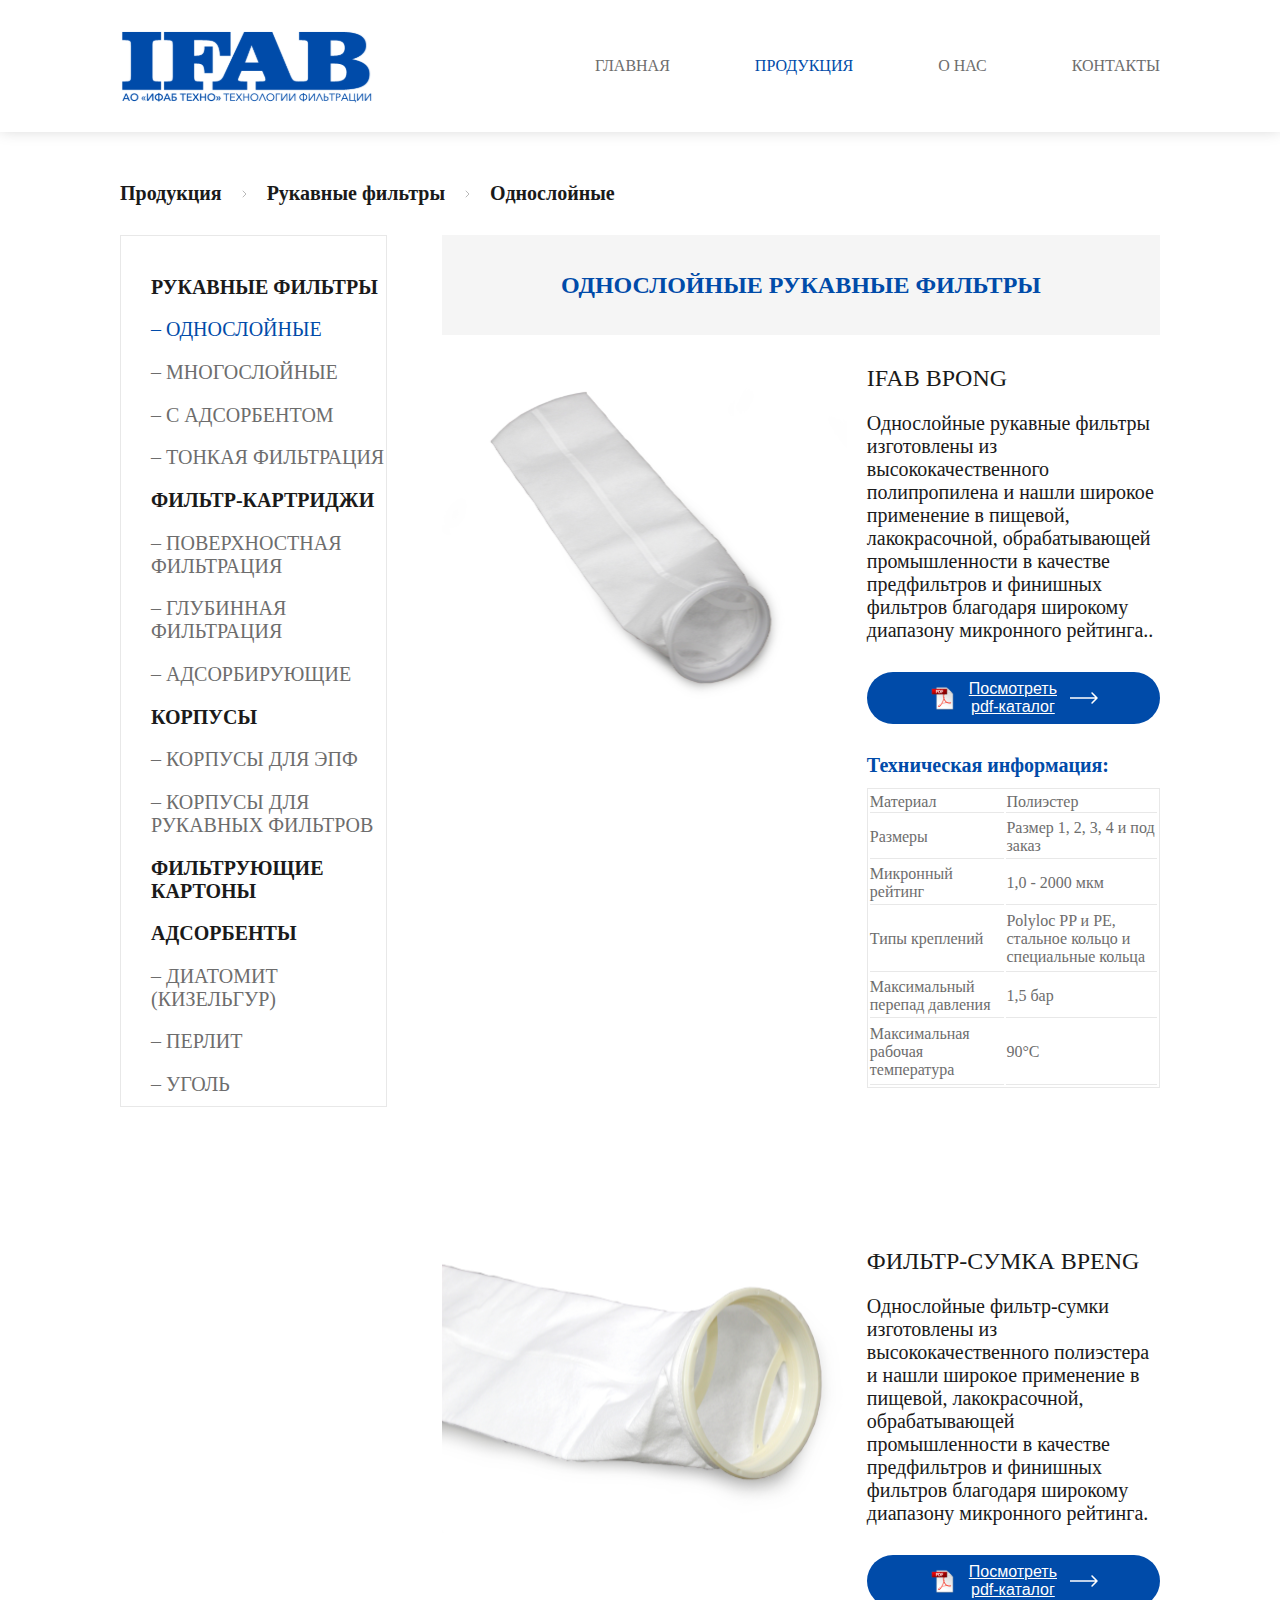
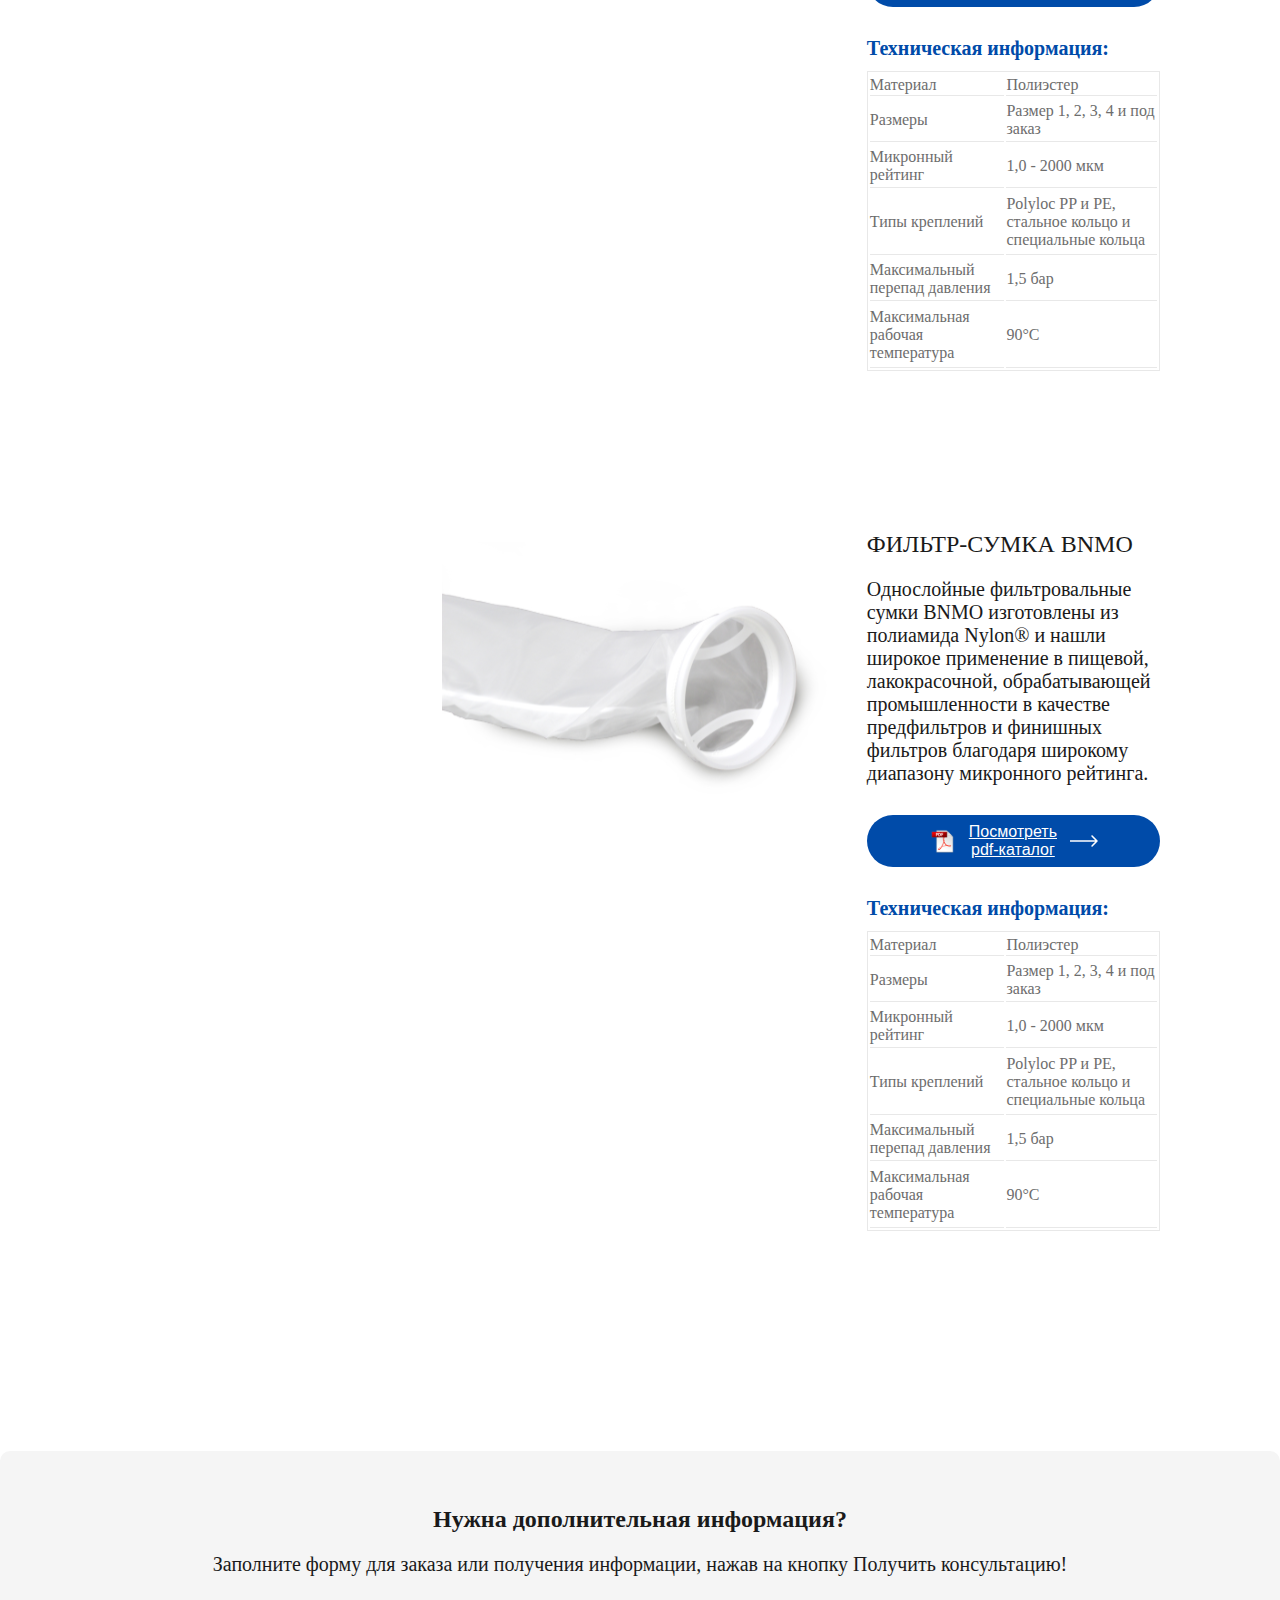
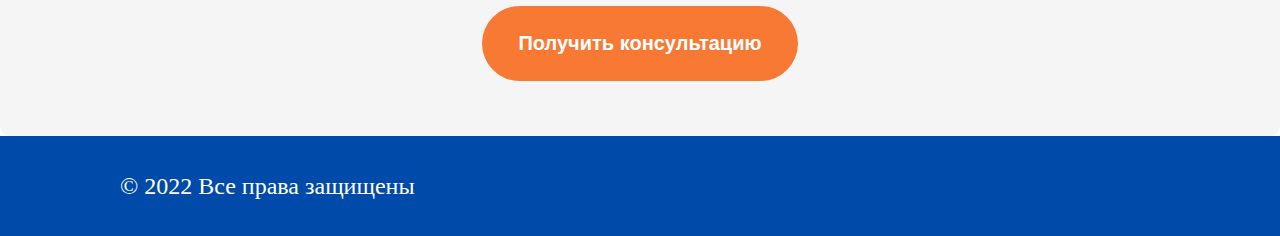
<file: bag-filter-single-layer.html>
<!DOCTYPE html>
<html lang="en">

<head>
    <meta charset="UTF-8">
    <meta http-equiv="X-UA-Compatible" content="IE=edge">
    <meta name="viewport" content="width=device-width, initial-scale=1.0">
    <title>IFAB</title>
    <link rel="stylesheet" href="./assets/style/bag-filter-single-layer.css">
</head>

<body>
    <div class="container header">
        <header>
            <div class="header-logo">
                <img src="./assets/images/logo.svg" alt="logo">
            </div>
            <div class="header-nav">
                <a href="index.html">Главная</a>
                <a class="now" href="./product.html">Продукция</a>
                <a href="#">О нас</a>
                <a href="#">Контакты</a>
            </div>
        </header>
    </div>

    <div class="container">
        <div class="container-header">
            <a href="./product.html">
                <h2>Продукция</h2>
            </a>
            <img src="./assets/images/Vector.svg" alt="">
            <a href="./bag-filters.html">
                <h2>Рукавные фильтры</h2>
            </a>
            <img src="./assets/images/Vector.svg" alt="">
            <a href="./bag-filter-single-layer.html">
                <h2>Однослойные</h2>
            </a>
        </div>
        <div class="main">
            <div class="products-list">
                <a class="product-item" href="./bag-filters.html">Рукавные фильтры</a>
                <a class="now" href="./bag-filter-single-layer.html">– однослойные </a>
                <a href="#">– многослойные</a>
                <a href="#">– с адсорбентом</a>
                <a href="#">– тонкая фильтрация</a>
                <a class="product-item" href="#">Фильтр-картриджи</a>
                <a href="#">– ПОВЕРХНОСТНАЯ ФИЛЬТРАЦИЯ</a>
                <a href="#">– ГЛУБИННАЯ
                    фильтрация</a>
                <a href="#">– адсорбирующие</a>
                <a class="product-item" href="#">КОРПУСы</a>
                <a href="#">– КОРПУСЫ ДЛЯ ЭПФ</a>
                <a href="#">– КОРПУСЫ ДЛЯ
                    РУКАВНЫХ ФИЛЬТРОВ</a>
                <a class="product-item" href="#">ФИЛЬТРУЮЩИЕ КАРТОНЫ</a>
                <a class="product-item" href="#">адСОРБЕНТЫ</a>
                <a href="#">– Диатомит (кизельгур)</a>
                <a href="#">– Перлит</a>
                <a href="#">– уголь</a>
            </div>
            <div class="main-products">
                <div class="main-heading">
                    <h2>Однослойные рукавные фильтры</h2>
                </div>
                <div class="card">
                    <div class="card-img">
                        <img src="./assets/images/single-card1.svg" alt="">
                    </div>
                    <div class="card-info">
                        <h2>IFAB BPONG</h2>
                        <p>Однослойные рукавные фильтры изготовлены из высококачественного полипропилена и нашли широкое применение в пищевой, лакокрасочной, обрабатывающей промышленности в качестве предфильтров и финишных фильтров благодаря широкому диапазону микронного рейтинга..</p>
                        <button><img src="./assets/images/pdf-logo.svg" alt="">Посмотреть pdf-каталог<img src="./assets/images/Arrow.svg" alt=""></button>
                        <h3>Техническая информация:</h3>
                        <table>
                            <tbody>
                                <tr>
                                    <td>Материал</td>
                                    <td>Полиэстер</td>
                                </tr>
                                <tr>
                                    <td>Размеры</td>
                                    <td>Размер 1, 2, 3, 4 и под заказ</td>
                                </tr>
                                <tr>
                                    <td>Микронный рейтинг</td>
                                    <td>1,0 - 2000 мкм</td>
                                </tr>
                                <tr>
                                    <td>Типы креплений</td>
                                    <td>Polyloc PP и PE, стальное кольцо
                                        и специальные кольца</td>
                                </tr>
                                <tr>
                                    <td>Максимальный перепад давления</td>
                                    <td>1,5 бар</td>
                                </tr>
                                <tr>
                                    <td>Максимальная рабочая температура</td>
                                    <td>90°C</td>
                                </tr>
                            </tbody>
                        </table>
                    </div>
                </div>
                <div class="card">
                    <div class="card-img">
                        <img src="./assets/images/single-card2.svg" alt="">
                    </div>
                    <div class="card-info">
                        <h2>Фильтр-сумка BPENG</h2>
                        <p>Однослойные фильтр-сумки изготовлены из высококачественного полиэстера и нашли широкое применение в пищевой, лакокрасочной, обрабатывающей промышленности в качестве предфильтров и финишных фильтров благодаря широкому диапазону микронного рейтинга.</p>
                        <button><img src="./assets/images/pdf-logo.svg" alt="">Посмотреть pdf-каталог<img src="./assets/images/Arrow.svg" alt=""></button>
                        <h3>Техническая информация:</h3>
                        <table>
                            <tbody>
                                <tr>
                                    <td>Материал</td>
                                    <td>Полиэстер</td>
                                </tr>
                                <tr>
                                    <td>Размеры</td>
                                    <td>Размер 1, 2, 3, 4 и под заказ</td>
                                </tr>
                                <tr>
                                    <td>Микронный рейтинг</td>
                                    <td>1,0 - 2000 мкм</td>
                                </tr>
                                <tr>
                                    <td>Типы креплений</td>
                                    <td>Polyloc PP и PE, стальное кольцо
                                        и специальные кольца</td>
                                </tr>
                                <tr>
                                    <td>Максимальный перепад давления</td>
                                    <td>1,5 бар</td>
                                </tr>
                                <tr>
                                    <td>Максимальная рабочая температура</td>
                                    <td>90°C</td>
                                </tr>
                            </tbody>
                        </table>
                    </div>
                </div>
                <div class="card">
                    <div class="card-img">
                        <img src="./assets/images/single-card3.svg" alt="">
                    </div>
                    <div class="card-info">
                        <h2>Фильтр-сумка BNMO</h2>
                        <p>Однослойные фильтровальные сумки BNMO изготовлены из полиамида Nylon® и нашли широкое применение в пищевой, лакокрасочной, обрабатывающей промышленности в качестве предфильтров и финишных фильтров благодаря широкому диапазону микронного рейтинга.</p>
                        <button><img src="./assets/images/pdf-logo.svg" alt="">Посмотреть pdf-каталог<img src="./assets/images/Arrow.svg" alt=""></button>
                        <h3>Техническая информация:</h3>
                        <table>
                            <tbody>
                                <tr>
                                    <td>Материал</td>
                                    <td>Полиэстер</td>
                                </tr>
                                <tr>
                                    <td>Размеры</td>
                                    <td>Размер 1, 2, 3, 4 и под заказ</td>
                                </tr>
                                <tr>
                                    <td>Микронный рейтинг</td>
                                    <td>1,0 - 2000 мкм</td>
                                </tr>
                                <tr>
                                    <td>Типы креплений</td>
                                    <td>Polyloc PP и PE, стальное кольцо
                                        и специальные кольца</td>
                                </tr>
                                <tr>
                                    <td>Максимальный перепад давления</td>
                                    <td>1,5 бар</td>
                                </tr>
                                <tr>
                                    <td>Максимальная рабочая температура</td>
                                    <td>90°C</td>
                                </tr>
                            </tbody>
                        </table>
                    </div>
                </div>
            </div>
        </div>
    </div>
    <div class="consultation">
        <h2>Нужна дополнительная информация?</h2>
        <span>Заполните форму для заказа или получения информации, нажав на кнопку Получить консультацию!</span>
        <button>Получить консультацию</button>
    </div>


    <footer>
        <div class="container footer">
            <span>
                © 2022 Все права защищены
            </span>
        </div>
    </footer>
</body>

</html>
</file>
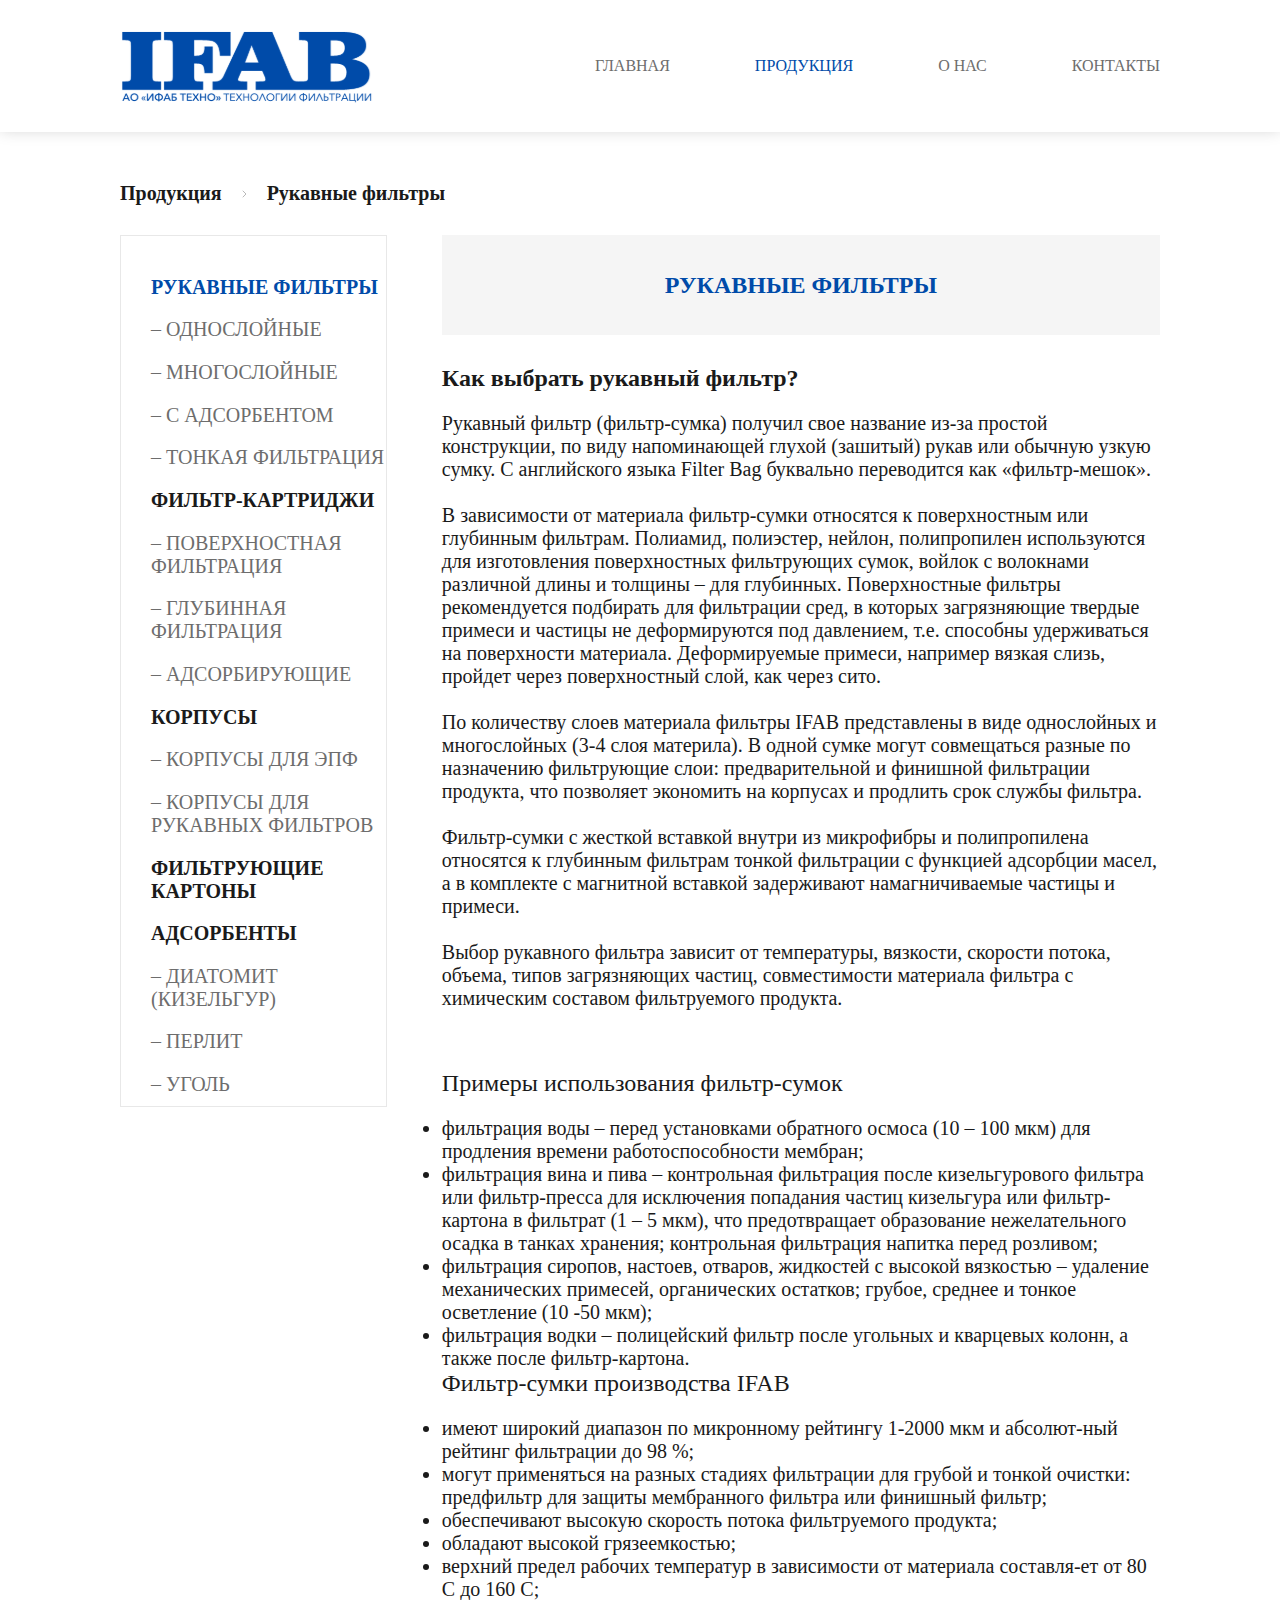
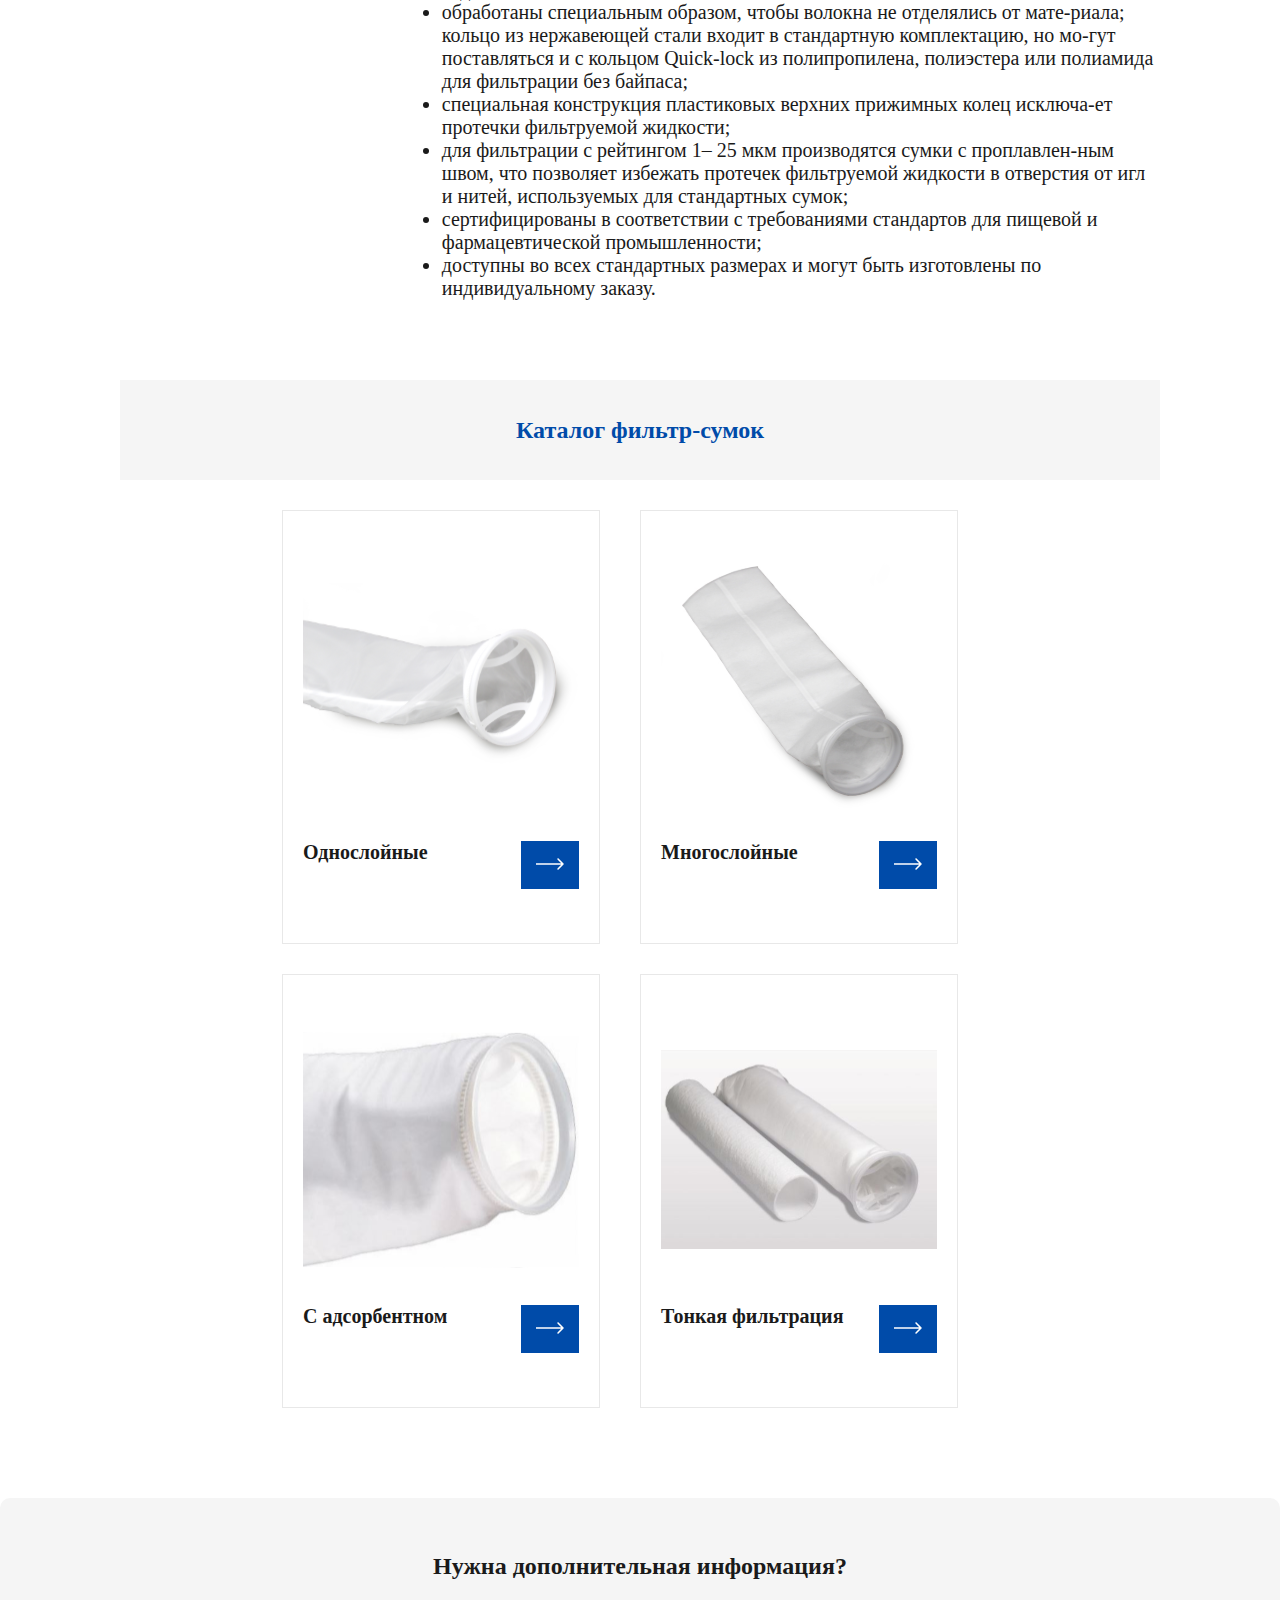
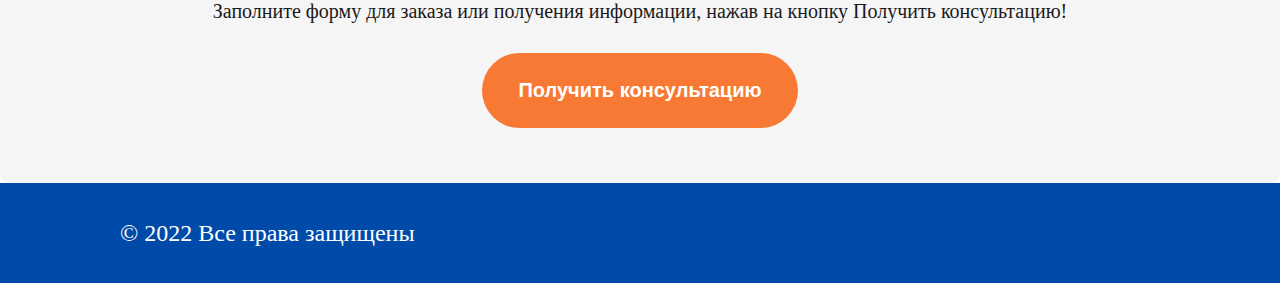
<file: bag-filters.html>
<!DOCTYPE html>
<html lang="en">

<head>
    <meta charset="UTF-8">
    <meta http-equiv="X-UA-Compatible" content="IE=edge">
    <meta name="viewport" content="width=device-width, initial-scale=1.0">
    <title>IFAB</title>
    <link rel="stylesheet" href="./assets/style/bag-filters.css">
</head>

<body>
    <div class="container header">
        <header>
            <div class="header-logo">
                <img src="./assets/images/logo.svg" alt="logo">
            </div>
            <div class="header-nav">
                <a href="index.html">Главная</a>
                <a class="now" href="./product.html">Продукция</a>
                <a href="#">О нас</a>
                <a href="#">Контакты</a>
            </div>
        </header>
    </div>

    <div class="container">
        <div class="container-header">
            <a href="./product.html">
                <h2>Продукция</h2>
            </a>
            <img src="./assets/images/Vector.svg" alt="">
            <a href="./bag-filters.html">
                <h2>Рукавные фильтры</h2>
            </a>
        </div>
        <div class="main">
            <div class="products-list">
                <a class="product-item now" href="#">Рукавные фильтры</a>
                <a href="./bag-filter-single-layer.html">– однослойные </a>
                <a href="#">– многослойные</a>
                <a href="#">– с адсорбентом</a>
                <a href="#">– тонкая фильтрация</a>
                <a class="product-item" href="#">Фильтр-картриджи</a>
                <a href="#">– ПОВЕРХНОСТНАЯ ФИЛЬТРАЦИЯ</a>
                <a href="#">– ГЛУБИННАЯ
                    фильтрация</a>
                <a href="#">– адсорбирующие</a>
                <a class="product-item" href="#">КОРПУСы</a>
                <a href="#">– КОРПУСЫ ДЛЯ ЭПФ</a>
                <a href="#">– КОРПУСЫ ДЛЯ
                    РУКАВНЫХ ФИЛЬТРОВ</a>
                <a class="product-item" href="#">ФИЛЬТРУЮЩИЕ КАРТОНЫ</a>
                <a class="product-item" href="#">адСОРБЕНТЫ</a>
                <a href="#">– Диатомит (кизельгур)</a>
                <a href="#">– Перлит</a>
                <a href="#">– уголь</a>
            </div>
            <div class="main-products">
                <div class="main-heading">
                    <h2>Рукавные фильтры</h2>
                </div>
                <div class="main-content">
                    <div class="main-content-heading">
                        <h2>Как выбрать рукавный фильтр?</h2>
                    </div>
                    <div class="content">
                        <div class="content-info">
                            <span>Рукавный фильтр (фильтр-сумка) получил свое название из-за простой конструкции, по
                                виду напоминающей глухой (зашитый) рукав или обычную узкую сумку. С английского языка
                                Filter Bag буквально переводится как «фильтр-мешок».<br><br>
                                В зависимости от материала фильтр-сумки относятся к поверхностным или глубинным
                                фильтрам. Полиамид, полиэстер, нейлон, полипропилен используются для изготовления
                                поверхностных фильтрующих сумок, войлок с волокнами различной длины и толщины – для
                                глубинных. Поверхностные фильтры рекомендуется подбирать для фильтрации сред, в которых
                                загрязняющие твердые примеси и частицы не деформируются под давлением, т.е. способны
                                удерживаться на поверхности материала. Деформируемые примеси, например вязкая слизь,
                                пройдет через поверхностный слой, как через сито.<br><br>
                                По количеству слоев материала фильтры IFAB представлены в виде однослойных и
                                многослойных (3-4 слоя материла). В одной сумке могут совмещаться разные по назначению
                                фильтрующие слои: предварительной и финишной фильтрации продукта, что позволяет
                                экономить на корпусах и продлить срок службы фильтра.<br><br>
                                Фильтр-сумки с жесткой вставкой внутри из микрофибры и полипропилена относятся к
                                глубинным фильтрам тонкой фильтрации с функцией адсорбции масел, а в комплекте с
                                магнитной вставкой задерживают намагничиваемые частицы и примеси.<br><br>
                                Выбор рукавного фильтра зависит от температуры, вязкости, скорости потока, объема, типов
                                загрязняющих частиц, совместимости материала фильтра с химическим составом фильтруемого
                                продукта.
                            </span>
                        </div>
                        <div class="content-examples">
                            <h2>Примеры использования фильтр-сумок</h2>
                            <ul>
                                <li>фильтрация воды – перед установками обратного осмоса (10 – 100 мкм) для продления времени работоспособности мембран;</li>
                                <li>фильтрация вина и пива – контрольная фильтрация после кизельгурового фильтра или фильтр-пресса для исключения попадания частиц кизельгура или фильтр-картона в фильтрат (1 – 5 мкм), что предотвращает образование нежелательного осадка в танках хранения; контрольная фильтрация напитка перед розливом;</li>
                                <li>фильтрация сиропов, настоев, отваров, жидкостей с высокой вязкостью – удаление механических примесей, органических остатков; грубое, среднее и тонкое осветление (10 -50 мкм);</li>
                                <li>фильтрация водки – полицейский фильтр после угольных и кварцевых колонн, а также после фильтр-картона.</li>
                            </ul>
                        </div>
                        <div class="content-ifab">
                            <h2>Фильтр-сумки производства IFAB</h2>
                            <ul>
                                <li>имеют широкий диапазон по микронному рейтингу 1-2000 мкм и абсолют-ный рейтинг фильтрации до 98 %;</li>
                                <li>могут применяться на разных стадиях фильтрации для грубой и тонкой очистки: предфильтр для защиты мембранного фильтра или финишный фильтр;</li>
                                <li>обеспечивают высокую скорость потока фильтруемого продукта;</li>
                                <li>обладают высокой грязеемкостью;</li>
                                <li>верхний предел рабочих температур в зависимости от материала cоставля-ет от 80 С до 160 С;</li>
                                <li>обработаны специальным образом, чтобы волокна не отделялись от мате-риала; кольцо из нержавеющей стали входит в стандартную комплектацию, но мо-гут поставляться и с кольцом Quick-lock из полипропилена, полиэстера или полиамида для фильтрации без байпаса;</li>
                                <li>специальная конструкция пластиковых верхних прижимных колец исключа-ет протечки фильтруемой жидкости;</li>
                                <li>для фильтрации с рейтингом 1– 25 мкм производятся сумки с проплавлен-ным швом, что позволяет избежать протечек фильтруемой жидкости в отверстия от игл и нитей, используемых для стандартных сумок;</li>
                                <li>сертифицированы в соответствии с требованиями стандартов для пищевой и фармацевтической промышленности;</li>
                                <li>доступны во всех стандартных размерах и могут быть изготовлены по индивидуальному заказу.</li>
                            </ul>
                        </div>
                    </div>
                </div>
            </div>
        </div>
        <div class="product-catalog">
            <div class="catalog-heading">
                <h2>Каталог фильтр-сумок</h2>
            </div>
            <div class="catalog-products">
                <div class="card">
                    <div class="card-container">
                        <div class="card-img">
                            <img src="./assets/images/bag-filter-card1.svg" alt="">
                        </div>
                        <div class="card-name">
                            <h3>Однослойные</h3>
                            <a href="./bag-filter-single-layer.html">
                                <button><img src="./assets/images/Arrow.svg" alt=""></button>
                            </a>
                        </div>
                    </div>
                </div>
                <div class="card">
                    <div class="card-container">
                        <div class="card-img">
                            <img src="./assets/images/bag-filter-card2.svg" alt="">
                        </div>
                        <div class="card-name">
                            <h3>Многослойные</h3>
                            <button><img src="./assets/images/Arrow.svg" alt=""></button>
                        </div>
                    </div>
                </div>
                <div class="card">
                    <div class="card-container">
                        <div class="card-img">
                            <img src="./assets/images/bag-filter-card3.svg" alt="">
                        </div>
                        <div class="card-name">
                            <h3>С адсорбентном</h3>
                            <button><img src="./assets/images/Arrow.svg" alt=""></button>
                        </div>
                    </div>
                </div>
                <div class="card">
                    <div class="card-container">
                        <div class="card-img">
                            <img src="./assets/images/bag-filter-card4.svg" alt="">
                        </div>
                        <div class="card-name">
                            <h3>Тонкая фильтрация</h3>
                            <button><img src="./assets/images/Arrow.svg" alt=""></button>
                        </div>
                    </div>
                </div>
            </div>
        </div>
    </div>
    <div class="consultation">
        <h2>Нужна дополнительная информация?</h2>
        <span>Заполните форму для заказа или получения информации, нажав на кнопку Получить консультацию!</span>
        <button>Получить консультацию</button>
    </div>


    <footer>
        <div class="container footer">
            <span>
                © 2022 Все права защищены
            </span>
        </div>
    </footer>
</body>

</html>
</file>
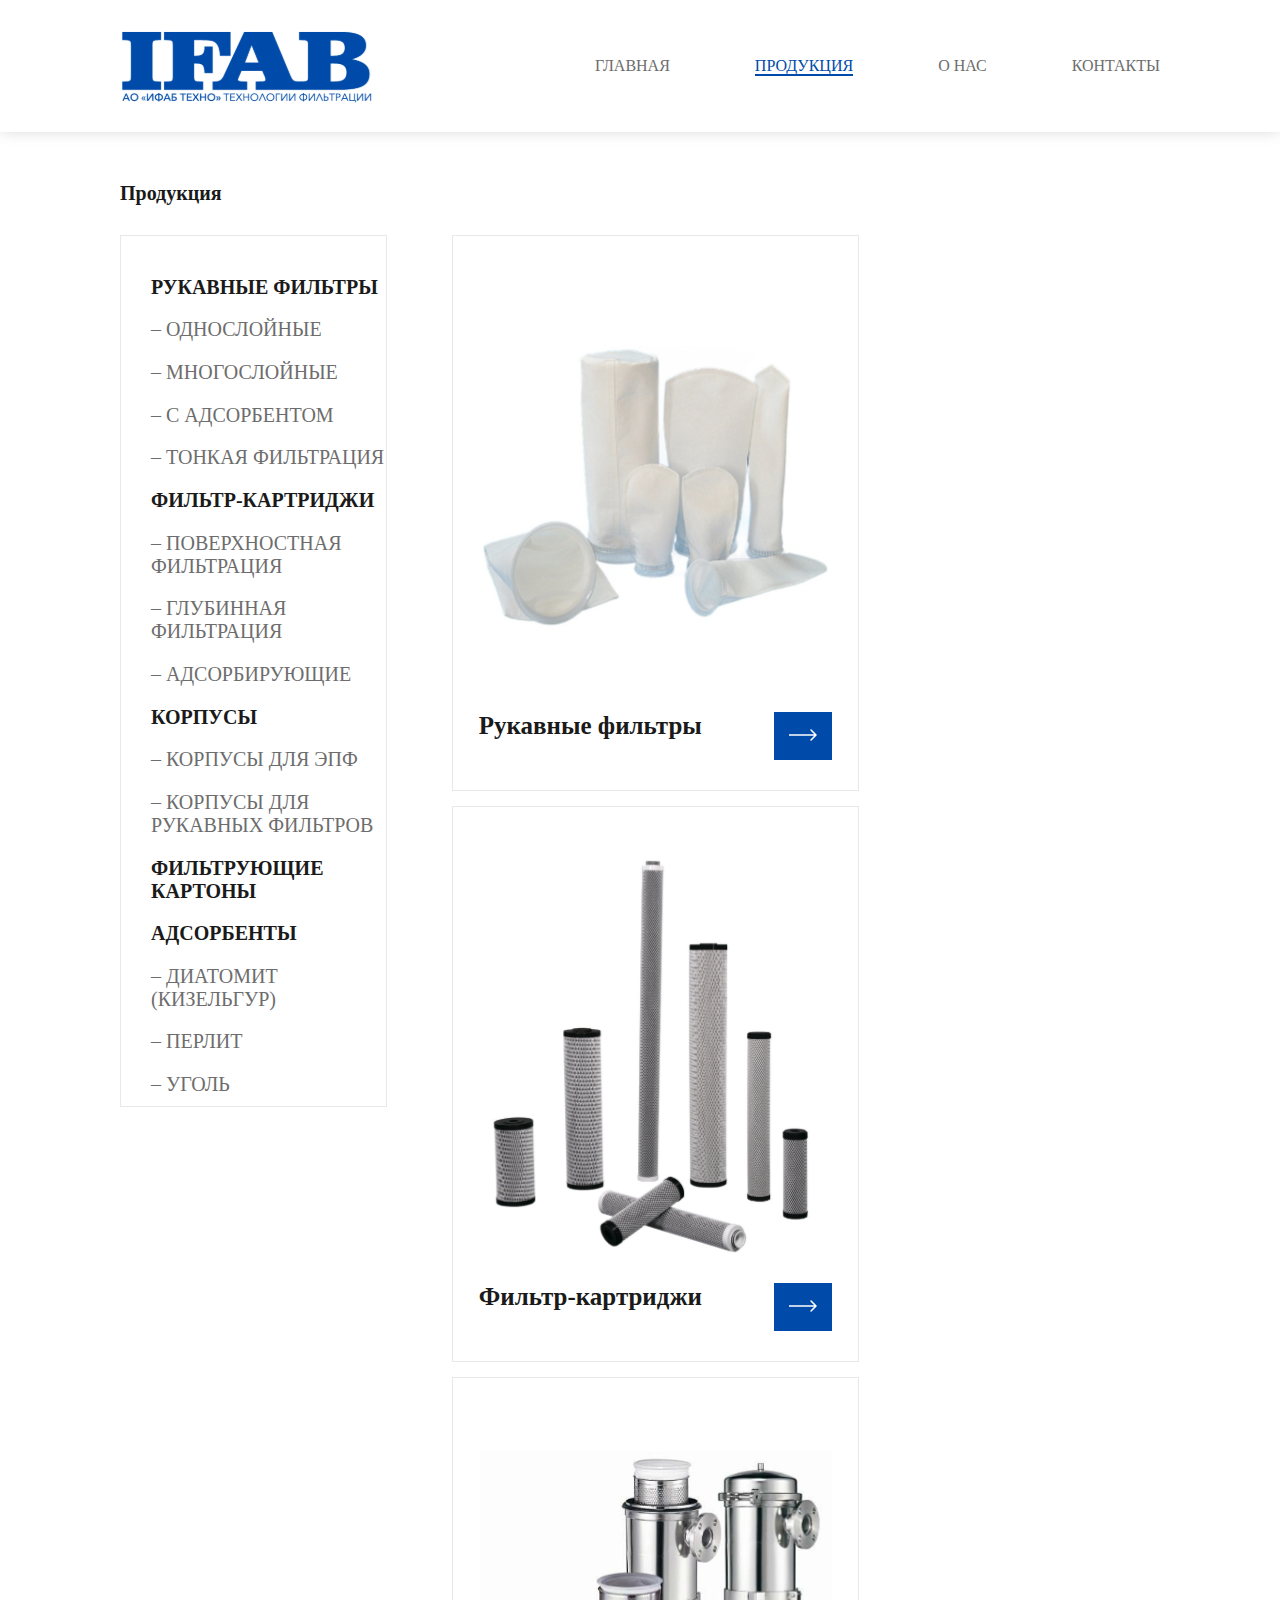
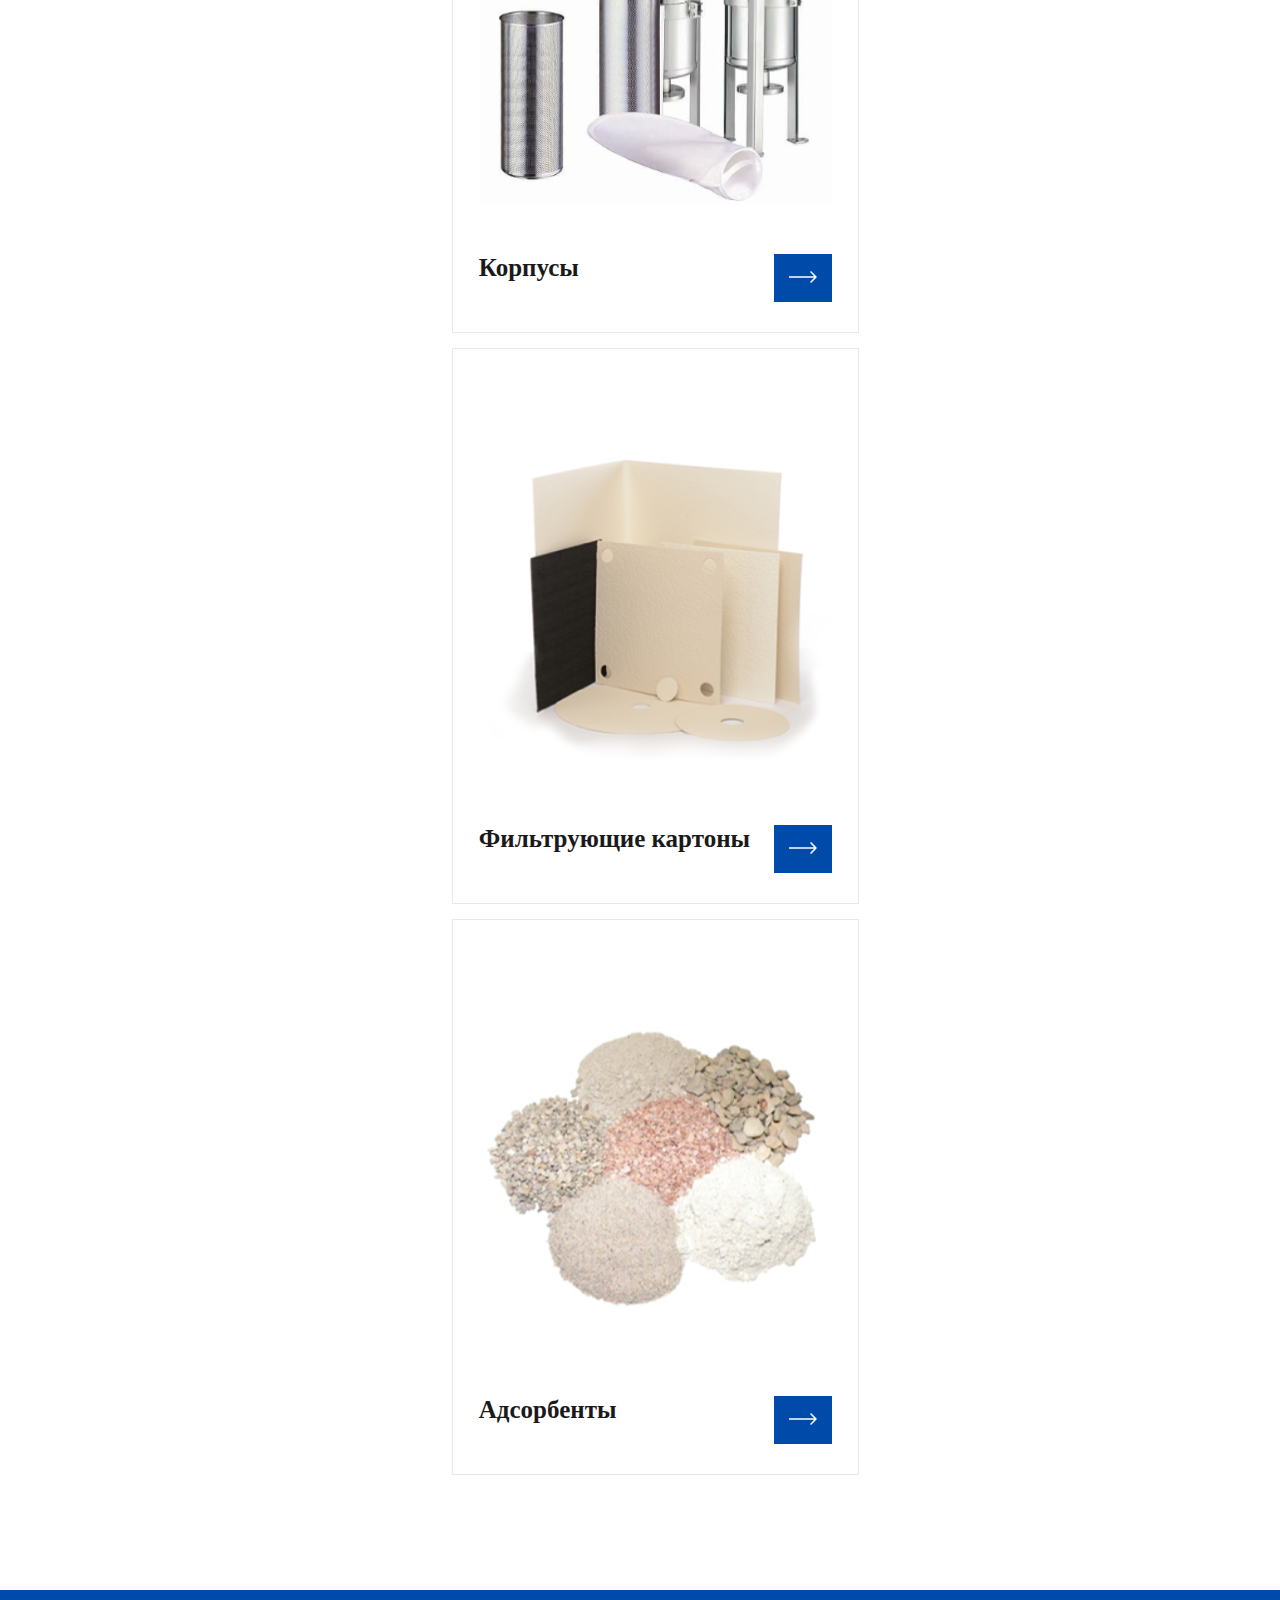
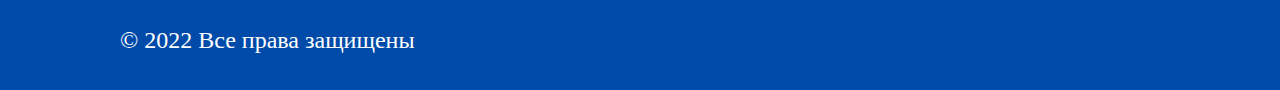
<file: product.html>
<!DOCTYPE html>
<html lang="en">
<head>
    <meta charset="UTF-8">
    <meta http-equiv="X-UA-Compatible" content="IE=edge">
    <meta name="viewport" content="width=device-width, initial-scale=1.0">
    <title>IFAB</title>
    <link rel="stylesheet" href="./assets/style/product.css">
</head>
<body>
    <div class="container header">
        <header>
            <div class="header-logo">
                <img src="./assets/images/logo.svg" alt="logo">
            </div>
            <div class="header-nav">
                <a  href="index.html">Главная</a>
                <a class="now" href="./product.html">Продукция</a>
                <a href="#">О нас</a>
                <a href="">Контакты</a>
            </div>
        </header>
    </div>

    <div class="container">
            <div class="container-header">
                <a href="./product.html">
                    <h2>Продукция</h2>
                </a>
            </div>
            <div class="main">
                <div class="products-list">
                    <a class="product-item" href="./bag-filters.html">Рукавные фильтры</a>
                    <a href="./bag-filter-single-layer.html">– однослойные </a>
                    <a href="#">– многослойные</a>
                    <a href="#">– с адсорбентом</a>
                    <a href="#">– тонкая фильтрация</a>
                    <a class="product-item" href="#">Фильтр-картриджи</a>
                    <a href="#">– ПОВЕРХНОСТНАЯ ФИЛЬТРАЦИЯ</a>
                    <a href="#">– ГЛУБИННАЯ
                        фильтрация</a>
                    <a href="#">– адсорбирующие</a>
                    <a class="product-item" href="#">КОРПУСы</a>
                    <a href="#">– КОРПУСЫ ДЛЯ ЭПФ</a>
                    <a href="#">– КОРПУСЫ ДЛЯ
                        РУКАВНЫХ ФИЛЬТРОВ</a>
                    <a class="product-item" href="#">ФИЛЬТРУЮЩИЕ КАРТОНЫ</a>
                    <a class="product-item" href="#">адСОРБЕНТЫ</a>
                    <a href="#">– Диатомит (кизельгур)</a>
                    <a href="#">– Перлит</a>
                    <a href="#">– уголь</a>
                </div>
                <div class="main-products">
                    <div class="card">
                        <div class="card-inner">
                            <div class="card-img">
                                <img src="./assets/images/catalog-card1.svg" alt="">
                            </div>
                            <div class="card-links">
                                <span>Рукавные фильтры</span>
                                <button><img src="./assets/images/Arrow.svg" alt=""></button>
                            </div>
                        </div>
                    </div>
                    <div class="card">
                        <div class="card-inner">
                            <div class="card-img">
                                <img src="./assets/images/catalog-card2.svg" alt="">
                            </div>
                            <div class="card-links">
                                <span>Фильтр-картриджи</span>
                                <button><img src="./assets/images/Arrow.svg" alt=""></button>
                            </div>
                        </div>
                    </div>
                    <div class="card">
                        <div class="card-inner">
                            <div class="card-img">
                                <img src="./assets/images/catalog-card3.svg" alt="">
                            </div>
                            <div class="card-links">
                                <span>Корпусы</span>
                                <button><img src="./assets/images/Arrow.svg" alt=""></button>
                            </div>
                        </div>
                    </div>
                    <div class="card">
                        <div class="card-inner">
                            <div class="card-img">
                                <img src="./assets/images/catalog-card4.svg" alt="">
                            </div>
                            <div class="card-links">
                                <span>Фильтрующие картоны</span>
                                <button><img src="./assets/images/Arrow.svg" alt=""></button>
                            </div>
                        </div>
                    </div>
                    <div class="card">
                        <div class="card-inner">
                            <div class="card-img">
                                <img src="./assets/images/catalog-card5.svg" alt="">
                            </div>
                            <div class="card-links">
                                <span>Адсорбенты</span>
                                <button><img src="./assets/images/Arrow.svg" alt=""></button>
                            </div>
                        </div>
                    </div>
                </div>
            </div>
    </div>


    <footer>
        <div class="container footer">
            <span>
                © 2022 Все права защищены
            </span>
        </div>
    </footer>
</body>
</html>
</file>
<file: assets/style/bag-filter-single-layer.css>
* {
    margin: 0;
    padding: 0;
    font-size: 16px;
    font-weight: 400;
    color: #1A1A1A;
}

.container {
    padding: 0 120px;
}

/* Header */
.header {
    background: linear-gradient(0deg, #FFFFFF, #FFFFFF), #E9E9E9;
    box-shadow: 0px -2px 15px rgba(0, 0, 0, 0.18);
    margin-bottom: 50px;
}

header {
    height: 132px;
    background: #FFFFFF;
    display: flex;
    justify-content: space-between;
    align-items: center;
}

.header-logo>img {
    width: 263px;
}

.now {
    color: #004BA9 !important;
    /* border-bottom: 2px solid #004BA9; */
}

.header-nav>a {
    text-decoration: none;
    text-transform: uppercase;
    margin-left: 81px;
    color: #6D6D6D;
}

/* Main or conrainer */
.main {
    display: flex;
}

.container-header {
    display: flex;
    margin-bottom: 30px;
    align-items: center;
}

.container-header h2 {
    font-weight: 600;
    font-size: 20px;
    margin: 0 20px 0 0 ;
}

.container-header>img {
    margin-right: 20px;
}

.container-header a {
    text-decoration: none;
}

.products-list {
    width: 340px;
    height: 840px;
    border: 1px solid #E8E8E8;
    padding: 30px 0 0 30px;
    display: flex;
    flex-direction: column;
    justify-content: space-around;
    margin-right: 55px;
}

.products-list a {
    display: block;
}

.products-list>.product-item {
    text-decoration: none;
    font-weight: 700;
    font-size: 20px;
    text-transform: uppercase;
    color: #1A1A1A;
}

.products-list>a {
    font-weight: 500;
    font-size: 20px;
    text-transform: uppercase;
    color: #6D6D6D;
    text-decoration: none;
}

/* main Products */
.main-products {
    /* display: flex; */
    width: 100%;
}

.main-heading {
    display: flex;
    justify-content: center;
    align-items: center;
    width: 100%;
    height: 100px;
    background: #F5F5F5;
    margin-bottom: 30px;
}

.main-heading>h2 {
    font-size: 24px;
    font-weight: 700;
    text-transform: uppercase;
    color: #004BA9;
}

.card {
    display: flex;
}

.card-img {
    width:405px;
    height: 340px;
    margin-right: 20px;
}

.card-info {
    margin-bottom: 160px;
}

.card-info>h2 {
    font-size: 24px;
    font-weight: 500;   
    text-transform: uppercase;
    margin-bottom: 20px;
}

.card-info>p {
    font-size: 20px;
    margin-bottom: 30px;
}

.card-info>button {
    display: flex;
    align-items: center;
    border: 0;
    cursor: pointer;
    color: #fff;
    background-color: #004BA9;
    border-radius: 100px;
    padding: 8px 62px;
    margin-bottom: 30px;
    text-decoration: underline;
}

.card-info>h3 {
    font-size: 20px;
    font-weight: 700;
    color: #004BA9;
    margin-bottom: 11px;
}

.card-info table {
    border: 1.11176px solid #E8E8E8;
    width: 100%;
    height: 300px;
}

.card-info>table td {
    color: #6D6D6D;
}

.card-info td {
    border-bottom: 1.11176px solid #E8E8E8;
    /* border: 1.11176px solid #E8E8E8; */
}


/* Consultation */
.consultation {
    display: flex;
    flex-direction: column;
    justify-content: center;
    align-items: center;
    margin-top: 60px;
    width: 100%;
    height: 285px;
    background: #F5F5F5;
    border-radius: 10px;
}

.consultation>h2 {
    font-weight: 700;
    font-size: 24px;
    margin-bottom: 20px;
}

.consultation>span {
    font-size: 20px;
    margin-bottom: 30px;
}

.consultation>button {
    border: 0;
    cursor: pointer;
    background: #F87933;
    border-radius: 38px;
    color: #fff;
    padding: 26px 36px;
    font-size: 20px;
    font-weight: 700;
}


/* Footer */
footer {
    height: 100px;
    /* margin-top: 100px; */
    background-color: #004BA9;
}

.footer {
    height: 100%;
    display: flex;
    align-items: center;
}

.footer span {
    font-weight: 400;
    font-size: 24px;
    color: #FFFFFF;
}
</file>
<file: assets/style/bag-filters.css>
* {
    margin: 0;
    padding: 0;
    font-size: 16px;
    font-weight: 400;
    color: #1A1A1A;
}

.container {
    padding: 0 120px;
}

/* Header */
.header {
    background: linear-gradient(0deg, #FFFFFF, #FFFFFF), #E9E9E9;
    box-shadow: 0px -2px 15px rgba(0, 0, 0, 0.18);
    margin-bottom: 50px;
}

header {
    height: 132px;
    background: #FFFFFF;
    display: flex;
    justify-content: space-between;
    align-items: center;
}

.header-logo>img {
    width: 263px;
}

.now {
    color: #004BA9 !important;
    /* border-bottom: 2px solid #004BA9; */
}

.header-nav>a {
    text-decoration: none;
    text-transform: uppercase;
    margin-left: 81px;
    color: #6D6D6D;
}

/* Main or conrainer */
.main {
    display: flex;
}

.container-header {
    display: flex;
    margin-bottom: 30px;
    align-items: center;
}

.container-header h2 {
    font-weight: 600;
    font-size: 20px;
    margin: 0 20px 0 0 ;
}

.container-header a {
    text-decoration: none;
}

.container-header>img {
    margin-right: 20px;
}

.products-list {
    width: 340px;
    height: 840px;
    border: 1px solid #E8E8E8;
    padding: 30px 0 0 30px;
    display: flex;
    flex-direction: column;
    justify-content: space-around;
    margin-right: 55px;
}

.products-list a {
    display: block;
}

.products-list>.product-item {
    text-decoration: none;
    font-weight: 700;
    font-size: 20px;
    text-transform: uppercase;
    color: #1A1A1A;
}

.products-list>a {
    font-weight: 500;
    font-size: 20px;
    text-transform: uppercase;
    color: #6D6D6D;
    text-decoration: none;
}

/* main Products */
.main-products {
    display: flex;
    flex-wrap: wrap;
    width: 100%;
}

.main-heading {
    width: 100%;
    height: 100px;
    background: #F5F5F5;
    display: flex;
    align-items: center;
    justify-content: center;
    margin-bottom: 30px;
}

.main-heading>h2 {
    font-weight: 700;
    font-size: 24px;
    text-transform: uppercase;
    color: #004BA9;
}

.main-content {
    width: 100%;
    /* height: 100%; */
}

.main-content-heading {
    margin-bottom: 20px;
}

.main-content-heading>h2 {
    font-weight: 700;
    font-size: 24px;
}

.content-info {
    margin-bottom: 60px;
}

.content-info>span {
    font-size: 20px;
}

.content-examples>h2 {
    font-size: 24px;
    margin-bottom: 20px;
}

.content-examples>ul>li {
    font-size: 20px;
}

.content-ifab>h2 {
    font-size: 24px;
    margin-bottom: 20px;
}

.content-ifab>ul>li {
    font-size: 20px;
}

/* Product catalog */
.product-catalog {
    margin-top: 80px;
}

.catalog-heading {
    display: flex;
    justify-content: center;
    align-items: center;
    width: 100%;
    height: 100px;
    background: #F5F5F5;
    margin-bottom: 30px;
}

.catalog-heading>h2 {
    font-size: 24px;
    font-weight: 700;
    color: #004ba9;
}

.catalog-products {
    display: flex;
    flex-wrap: wrap;
    justify-content: center;
    /* align-items: center; */
}

.card {
    width: 316px;
    height: 432px;
    border: 1px solid #E8E8E8;
    /* background-color: red; */
    margin-right: 40px;
    margin-bottom: 30px;
}

.card-container {
    padding: 20px;
    /* height: 100%; */
    /* width: 100%; */
}

.card-img {
    width: 276px;
    height: 310px;
}

.card-img>img {
    width: 100%;
    height: 100%;
}

.card-name {
    display: flex;
    justify-content: space-between;
    width: 100%;
}

.card-name>h3 {
    font-size: 20px;
    font-weight: 700;
}

.card-name button {
    border: 0;
    cursor: pointer;
    background-color: #004BA9;
    padding: 15px 15px;
}

/* Consultation */
.consultation {
    display: flex;
    flex-direction: column;
    justify-content: center;
    align-items: center;
    margin-top: 60px;
    width: 100%;
    height: 285px;
    background: #F5F5F5;
    border-radius: 10px;
}

.consultation>h2 {
    font-weight: 700;
    font-size: 24px;
    margin-bottom: 20px;
}

.consultation>span {
    font-size: 20px;
    margin-bottom: 30px;
}

.consultation>button {
    border: 0;
    cursor: pointer;
    background: #F87933;
    border-radius: 38px;
    color: #fff;
    padding: 26px 36px;
    font-size: 20px;
    font-weight: 700;
}


/* Footer */
footer {
    height: 100px;
    /* margin-top: 100px; */
    background-color: #004BA9;
}

.footer {
    height: 100%;
    display: flex;
    align-items: center;
}

.footer span {
    font-weight: 400;
    font-size: 24px;
    color: #FFFFFF;
}
</file>
<file: assets/style/product.css>
* {
    margin: 0;
    padding: 0;
    font-size: 16px;
    font-weight: 400;
    color: #1A1A1A;
}

.container {
    padding: 0 120px;
}

/* Header */
.header {
    background: linear-gradient(0deg, #FFFFFF, #FFFFFF), #E9E9E9;
    box-shadow: 0px -2px 15px rgba(0, 0, 0, 0.18);
    margin-bottom: 50px;
}

header {
    height: 132px;
    background: #FFFFFF;
    display: flex;
    justify-content: space-between;
    align-items: center;
}

.header-logo>img {
    width: 263px;
}

.now {
    color: #004BA9 !important;
    border-bottom: 2px solid #004BA9;

}

.header-nav>a {
    text-decoration: none;
    text-transform: uppercase;
    margin-left: 81px;
    color: #6D6D6D;
}

/* Main or conrainer */
.main {
    display: flex;
}

.container-header {
    display: flex;
    margin-bottom: 30px;
    align-items: center;
}

.container-header h2 {
    font-weight: 600;
    font-size: 20px;
}

.container-header a {
    text-decoration: none;
}

.products-list {
    width: 340px;
    height: 840px;
    border: 1px solid #E8E8E8;
    padding: 30px 0 0 30px;
    display: flex;
    flex-direction: column;
    justify-content: space-around;
    margin-right: 55px;
}

.products-list a {
    display: block;
}

.products-list>.product-item {
    text-decoration: none;
    font-weight: 700;
    font-size: 20px;
    text-transform: uppercase;
    color: #1A1A1A;
}

.products-list>a {
    font-weight: 500;
    font-size: 20px;
    text-transform: uppercase;
    color: #6D6D6D;
    text-decoration: none;
}
/* main Products */
.main-products {
    display: flex;
    flex-wrap: wrap;
    width: 100%;
}

.card {
    width: 405px;
    height: 554px;
    border: 1.28009px solid #E8E8E8;
    margin: 0 10px 15px;
}

.card-inner {
    padding: 26px;
}

.card-img {
    width: 353px;
    height: 450px;
}

.card-img>img {
    width: 100%;
    height: 100%;
}

.card-links {
    width: 100%;
    height: 100%;
    display: flex;
    justify-content: space-between;
}

.card-links>span {
    font-weight: 700;
    font-size: 25px;
}

.card-links>button {
    border: 0;
    cursor: pointer;
    padding: 15px 15px;
    background-color: #004BA9;
}












/* Footer */
footer {
    height: 100px;
    margin-top: 100px;
    background-color: #004BA9;
}

.footer {
    height: 100%;
    display: flex;
    align-items: center;
}

.footer span {
    font-weight: 400;
    font-size: 24px;
    color: #FFFFFF;
}
</file>
